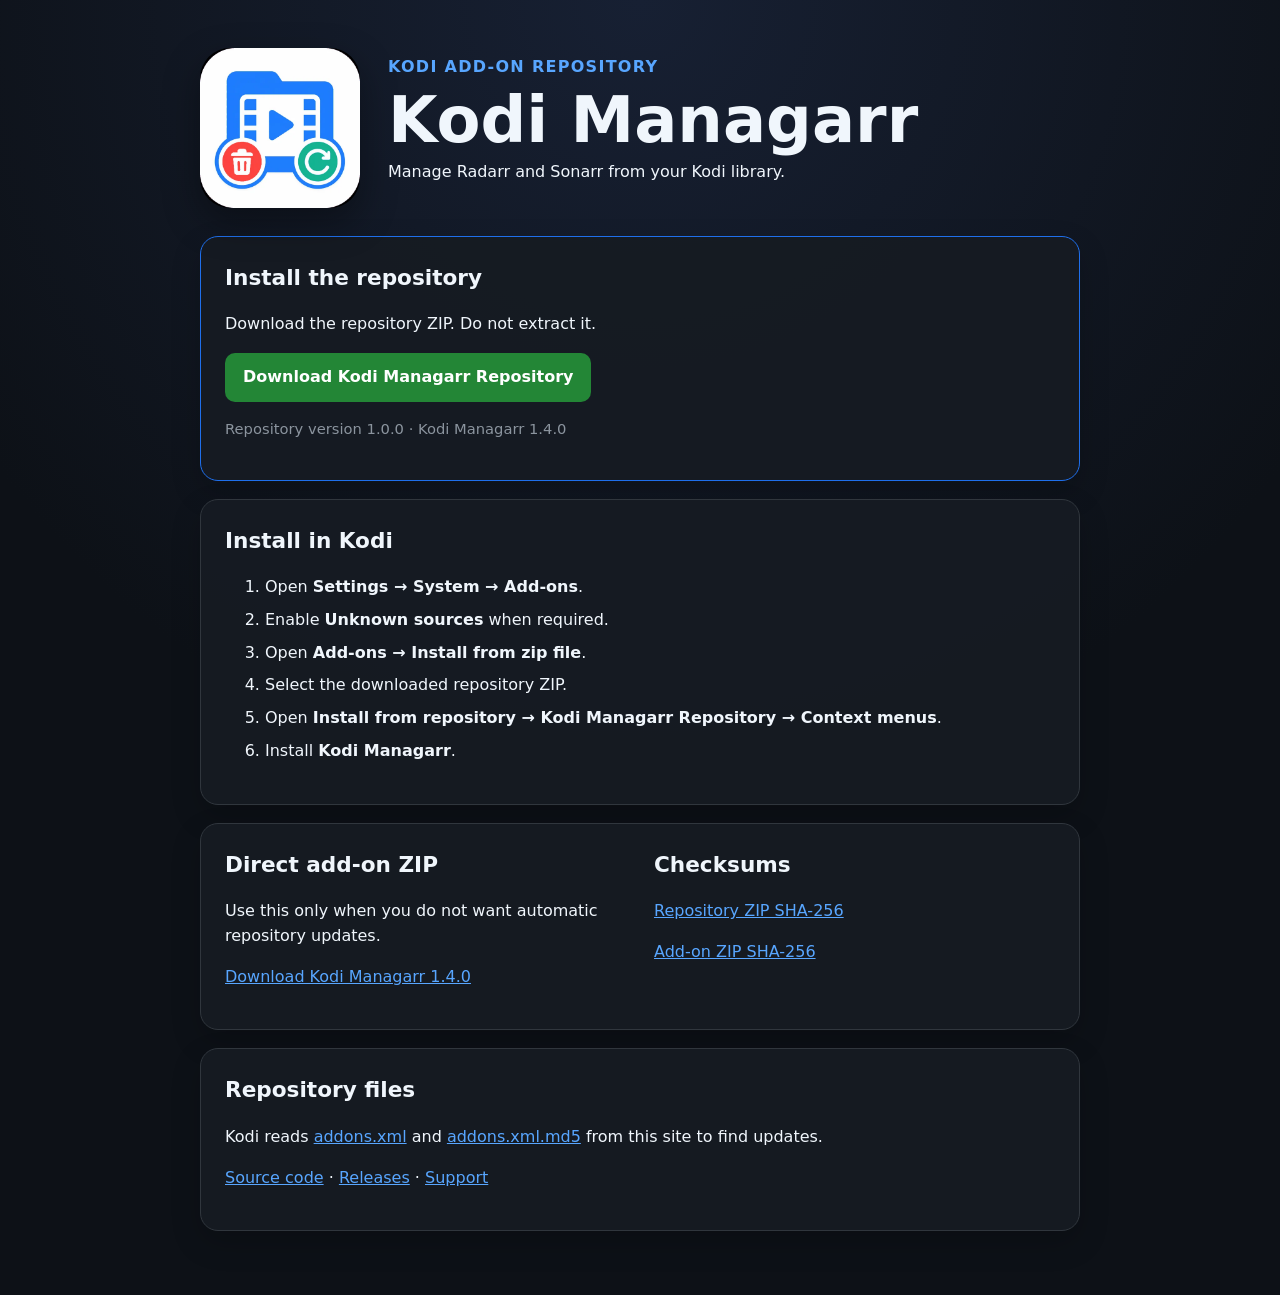
<file: index.html>
<!doctype html>
<html lang="en">
<head>
  <meta charset="utf-8">
  <meta name="viewport" content="width=device-width, initial-scale=1">
  <meta name="description" content="Install the Kodi Managarr repository for Kodi 19 and newer.">
  <title>Kodi Managarr Repository</title>
  <link rel="icon" href="context.arr.manager/resources/icon.png" type="image/png">
  <link rel="stylesheet" href="styles.css">
</head>
<body>
  <main>
    <header class="hero">
      <img class="logo" src="context.arr.manager/resources/icon.png" alt="Kodi Managarr icon" width="160" height="160">
      <div>
        <p class="eyebrow">Kodi add-on repository</p>
        <h1>Kodi Managarr</h1>
        <p>Manage Radarr and Sonarr from your Kodi library.</p>
      </div>
    </header>

    <section class="panel primary">
      <h2>Install the repository</h2>
      <p>Download the repository ZIP. Do not extract it.</p>
      <p>
        <a class="button" href="repository.managarr/repository.managarr.zip" download>
          Download Kodi Managarr Repository
        </a>
      </p>
      <p class="small">
        Repository version 1.0.0 · Kodi Managarr 1.4.0
      </p>
    </section>

    <section class="panel">
      <h2>Install in Kodi</h2>
      <ol>
        <li>Open <strong>Settings → System → Add-ons</strong>.</li>
        <li>Enable <strong>Unknown sources</strong> when required.</li>
        <li>Open <strong>Add-ons → Install from zip file</strong>.</li>
        <li>Select the downloaded repository ZIP.</li>
        <li>Open <strong>Install from repository → Kodi Managarr Repository → Context menus</strong>.</li>
        <li>Install <strong>Kodi Managarr</strong>.</li>
      </ol>
    </section>

    <section class="panel grid">
      <div>
        <h2>Direct add-on ZIP</h2>
        <p>Use this only when you do not want automatic repository updates.</p>
        <p><a href="context.arr.manager/context.arr.manager.zip">Download Kodi Managarr 1.4.0</a></p>
      </div>
      <div>
        <h2>Checksums</h2>
        <p><a href="repository.managarr/repository.managarr.zip.sha256">Repository ZIP SHA-256</a></p>
        <p><a href="context.arr.manager/context.arr.manager.zip.sha256">Add-on ZIP SHA-256</a></p>
      </div>
    </section>

    <section class="panel">
      <h2>Repository files</h2>
      <p>
        Kodi reads <a href="addons.xml">addons.xml</a> and
        <a href="addons.xml.md5">addons.xml.md5</a> from this site to find updates.
      </p>
      <p>
        <a href="https://github.com/cbkii/kodi-managarr">Source code</a> ·
        <a href="https://github.com/cbkii/kodi-managarr/releases">Releases</a> ·
        <a href="https://github.com/cbkii/kodi-managarr/issues">Support</a>
      </p>
    </section>
  </main>
</body>
</html>
</file>
<file: styles.css>
:root {
  color-scheme: light dark;
  font-family: system-ui, -apple-system, BlinkMacSystemFont, "Segoe UI", sans-serif;
  line-height: 1.55;
  background: #0d1117;
  color: #f0f6fc;
}

* {
  box-sizing: border-box;
}

body {
  margin: 0;
  min-height: 100vh;
  background: radial-gradient(circle at top, #172033 0, #0d1117 55%);
}

main {
  width: min(880px, calc(100% - 32px));
  margin: 0 auto;
  padding: 48px 0 64px;
}

.hero {
  display: flex;
  align-items: center;
  gap: 28px;
  margin-bottom: 28px;
}

.logo {
  width: 160px;
  height: 160px;
  border-radius: 30px;
  object-fit: contain;
  box-shadow: 0 14px 36px rgba(0, 0, 0, 0.35);
}

h1,
h2,
p {
  margin-top: 0;
}

h1 {
  margin-bottom: 8px;
  font-size: clamp(2.2rem, 7vw, 4rem);
  line-height: 1;
}

h2 {
  font-size: 1.35rem;
}

.eyebrow {
  margin-bottom: 8px;
  color: #58a6ff;
  font-weight: 700;
  letter-spacing: 0.08em;
  text-transform: uppercase;
}

.panel {
  margin-top: 18px;
  padding: 24px;
  border: 1px solid #30363d;
  border-radius: 18px;
  background: rgba(22, 27, 34, 0.94);
  box-shadow: 0 12px 30px rgba(0, 0, 0, 0.18);
}

.panel.primary {
  border-color: #1f6feb;
}

.grid {
  display: grid;
  grid-template-columns: repeat(2, minmax(0, 1fr));
  gap: 28px;
}

a {
  color: #58a6ff;
}

.button {
  display: inline-block;
  padding: 12px 18px;
  border-radius: 10px;
  background: #238636;
  color: #fff;
  font-weight: 700;
  text-decoration: none;
}

.button:hover,
.button:focus-visible {
  background: #2ea043;
}

.small {
  color: #8b949e;
  font-size: 0.92rem;
}

li + li {
  margin-top: 8px;
}

@media (max-width: 640px) {
  main {
    padding-top: 28px;
  }

  .hero {
    align-items: flex-start;
    flex-direction: column;
  }

  .logo {
    width: 128px;
    height: 128px;
  }

  .grid {
    grid-template-columns: 1fr;
  }
}
</file>
